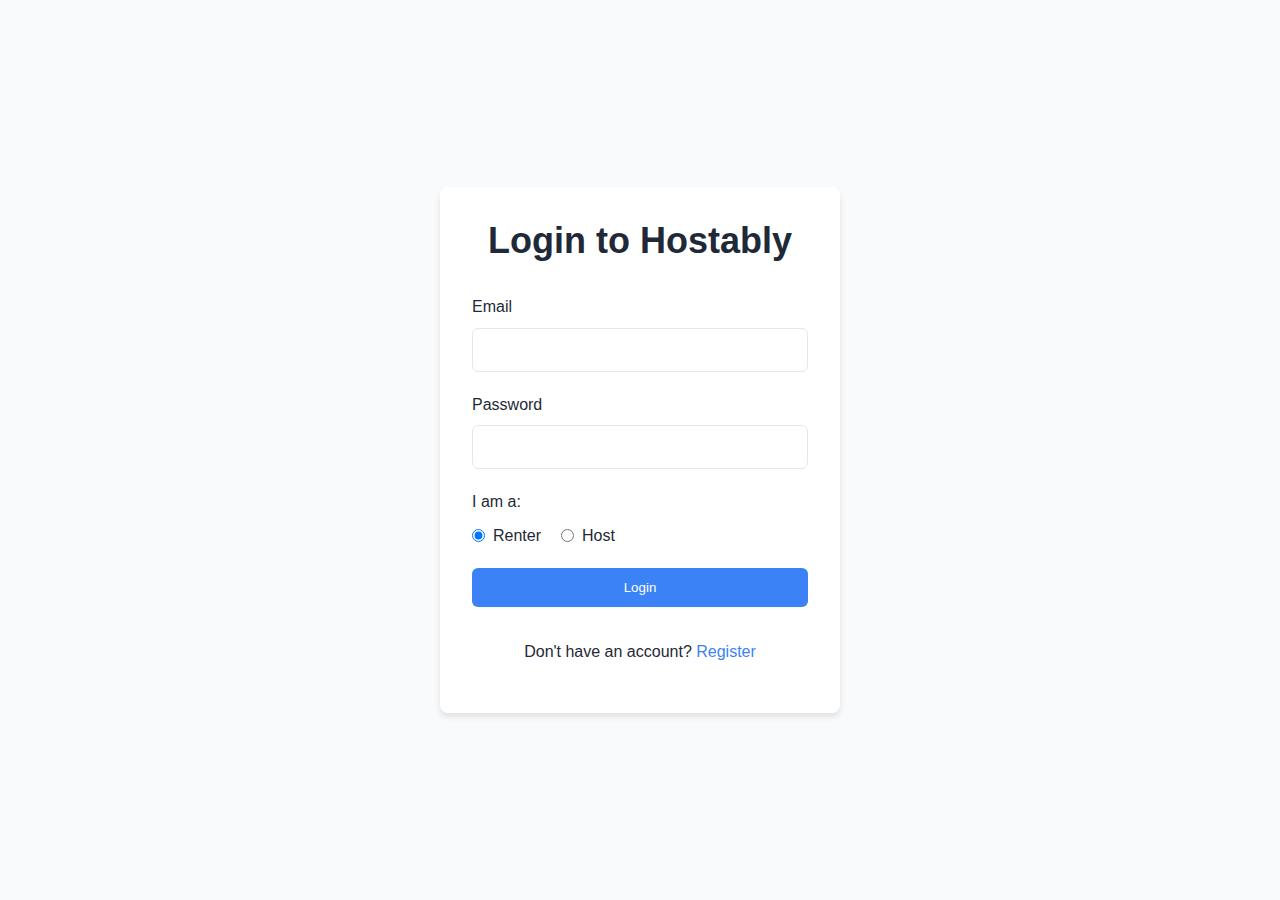
<file: add-property.html>
<!DOCTYPE html>
<html lang="en">
<head>
  <meta charset="UTF-8" />
  <meta name="viewport" content="width=device-width, initial-scale=1.0" />
  <title>Add Property - Hostably</title>
  <meta name="description" content="Add a new rental property" />
  <link rel="stylesheet" href="styles.css">
  <script src="https://cdn.gpteng.co/gptengineer.js" type="module"></script>
</head>
<body>
  <header>
    <nav class="navbar">
      <div class="container">
        <a href="index.html" class="logo">Hostably</a>
        <div class="nav-links">
          <a href="host-properties.html">My Properties</a>
          <a href="host-reservations.html">Reservations</a>
          <a href="profile.html">Profile</a>
          <a href="#" id="logout-btn">Logout</a>
        </div>
      </div>
    </nav>
  </header>

  <main>
    <div class="container">
      <h1>Add New Property</h1>
      
      <form id="add-property-form" class="add-property-form">
        <div class="form-group">
          <label for="title">Property Title</label>
          <input type="text" id="title" required>
        </div>
        
        <div class="form-group">
          <label for="location">Location</label>
          <input type="text" id="location" required>
        </div>
        
        <div class="form-group">
          <label for="description">Description</label>
          <textarea id="description" rows="5" required></textarea>
        </div>
        
        <div class="form-group">
          <label for="price">Price per Night (USD)</label>
          <input type="number" id="price" min="1" required>
        </div>
        
        <div class="form-group">
          <label for="bedrooms">Number of Bedrooms</label>
          <input type="number" id="bedrooms" min="1" required>
        </div>
        
        <div class="form-group">
          <label>Amenities</label>
          <div class="checkbox-group">
            <label>
              <input type="checkbox" name="amenities" value="wifi">
              <span>WiFi</span>
            </label>
            <label>
              <input type="checkbox" name="amenities" value="kitchen">
              <span>Kitchen</span>
            </label>
            <label>
              <input type="checkbox" name="amenities" value="parking">
              <span>Free Parking</span>
            </label>
            <label>
              <input type="checkbox" name="amenities" value="pool">
              <span>Swimming Pool</span>
            </label>
            <label>
              <input type="checkbox" name="amenities" value="ac">
              <span>Air Conditioning</span>
            </label>
          </div>
        </div>
        
        <div class="form-group">
          <label for="image">Property Image URL</label>
          <input type="text" id="image" placeholder="https://example.com/image.jpg">
        </div>
        
        <button type="submit" class="btn-primary">Add Property</button>
      </form>
    </div>
  </main>

  <footer>
    <div class="container">
      <p>&copy; 2025 Hostably. All Rights Reserved.</p>
    </div>
  </footer>

  <script src="js/add-property.js"></script>
</body>
</html>
</file>
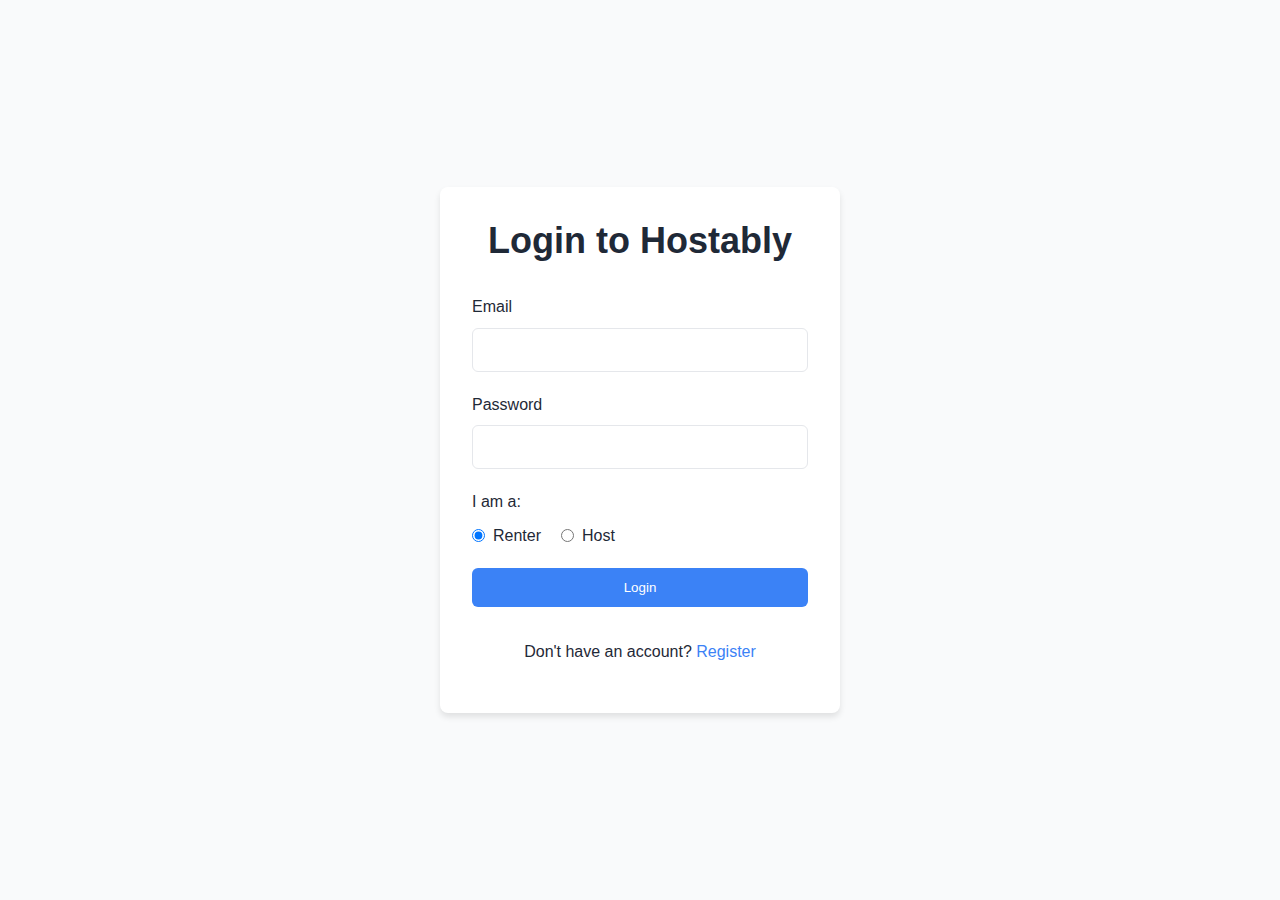
<file: host-dashboard.html>
<!DOCTYPE html>
<html lang="en">
<head>
  <meta charset="UTF-8" />
  <meta name="viewport" content="width=device-width, initial-scale=1.0" />
  <title>Host Dashboard - Hostably</title>
  <meta name="description" content="Manage your properties" />
  <link rel="stylesheet" href="styles.css">
  <script src="https://cdn.gpteng.co/gptengineer.js" type="module"></script>
</head>
<body>
  <header>
    <nav class="navbar">
      <div class="container">
        <a href="index.html" class="logo">Hostably</a>
        <div class="nav-links">
          <a href="host-properties.html">My Properties</a>
          <a href="host-reservations.html">Reservations</a>
          <a href="profile.html">Profile</a>
          <a href="#" id="logout-btn">Logout</a>
        </div>
      </div>
    </nav>
  </header>

  <main>
    <div class="container">
      <div class="dashboard-header">
        <h1>Hostably</h1>
        <h2>Host Dashboard</h2>
      </div>
      
      <div class="dashboard-actions">
        <a href="add-property.html" class="dashboard-card">
          <span>Adaugă proprietate</span>
        </a>
        
        <a href="profile.html" class="dashboard-card">
          <span>Profil utilizator</span>
        </a>
      </div>
    </div>
  </main>

  <footer>
    <div class="container">
      <p>&copy; 2025 Hostably. All Rights Reserved.</p>
    </div>
  </footer>

  <script src="js/host-dashboard.js"></script>
</body>
</html>
</file>
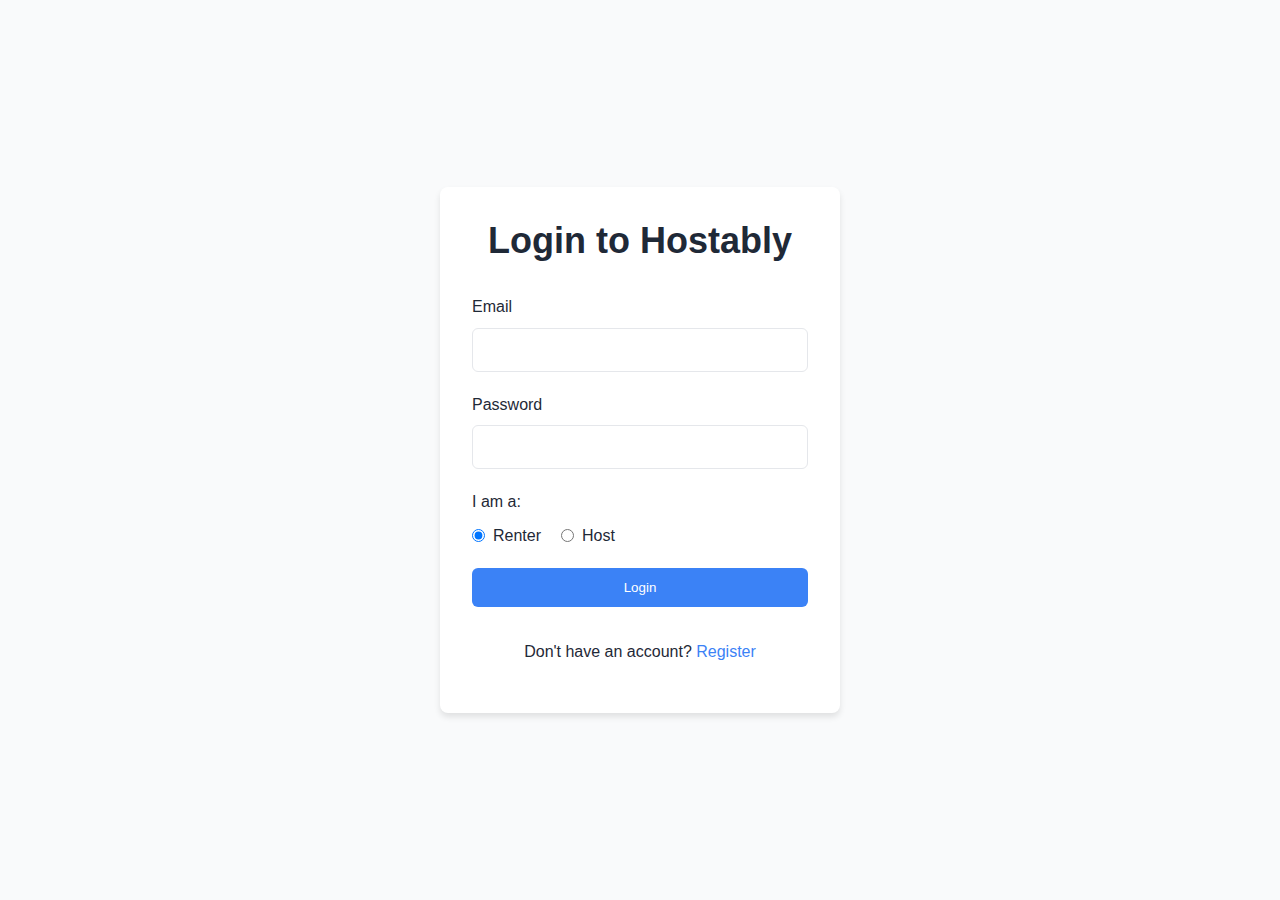
<file: host-properties.html>
<!DOCTYPE html>
<html lang="en">
<head>
  <meta charset="UTF-8" />
  <meta name="viewport" content="width=device-width, initial-scale=1.0" />
  <title>My Properties - Hostably</title>
  <meta name="description" content="Manage your rental properties" />
  <link rel="stylesheet" href="styles.css">
  <script src="https://cdn.gpteng.co/gptengineer.js" type="module"></script>
</head>
<body>
  <header>
    <nav class="navbar">
      <div class="container">
        <a href="index.html" class="logo">Hostably</a>
        <div class="nav-links">
          <a href="host-dashboard.html">Dashboard</a>
          <a href="host-properties.html" class="active">My Properties</a>
          <a href="host-reservations.html">Reservations</a>
          <a href="profile.html">Profile</a>
          <a href="#" id="logout-btn">Logout</a>
        </div>
      </div>
    </nav>
  </header>

  <main>
    <div class="container">
      <div class="flex-header">
        <h1>My Properties</h1>
        <a href="add-property.html" class="btn-add">+ Add Property</a>
      </div>
      
      <div id="properties-container" class="properties-list">
        <!-- Properties will be inserted here by JavaScript -->
      </div>
    </div>
  </main>

  <footer>
    <div class="container">
      <p>&copy; 2025 Hostably. All Rights Reserved.</p>
    </div>
  </footer>

  <script src="js/host-properties.js"></script>
</body>
</html>

<style>
.flex-header {
  display: flex;
  justify-content: space-between;
  align-items: center;
  margin-bottom: 1.5rem;
}

.btn-add {
  background-color: #10b981;
  color: white;
  padding: 0.5rem 1rem;
  border-radius: 0.375rem;
  font-weight: 500;
}

.btn-add:hover {
  background-color: #059669;
  text-decoration: none;
}

.properties-list {
  display: flex;
  flex-direction: column;
  gap: 1.5rem;
}

.property-row {
  display: flex;
  flex-direction: column;
  border: 1px solid var(--border);
  border-radius: 0.5rem;
  overflow: hidden;
  background: var(--white);
}

@media (min-width: 640px) {
  .property-row {
    flex-direction: row;
  }
  
  .property-image-container {
    width: 16rem;
    height: 12rem;
  }
}

.property-image-container {
  background-color: var(--secondary);
  display: flex;
  align-items: center;
  justify-content: center;
  height: 12rem;
}

.property-image-container img {
  width: 100%;
  height: 100%;
  object-fit: cover;
}

.property-info {
  padding: 1rem;
  flex-grow: 1;
}

.property-actions {
  display: flex;
  justify-content: flex-end;
  margin-top: 1rem;
}

.btn-edit {
  border: 1px solid var(--border);
  padding: 0.375rem 1rem;
  border-radius: 0.375rem;
  color: var(--text-secondary);
}

.btn-edit:hover {
  background-color: var(--bg-light);
  text-decoration: none;
}
</style>
</file>
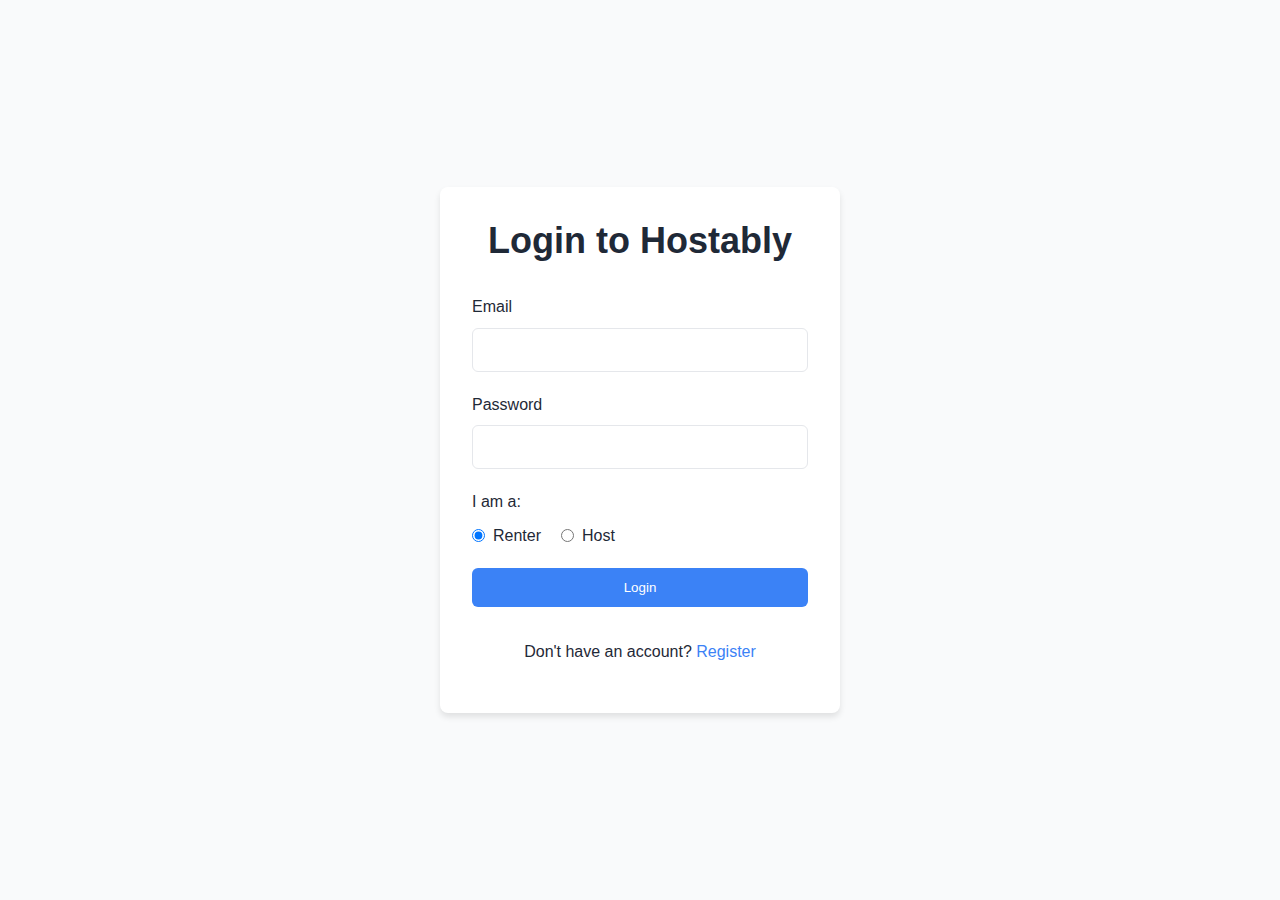
<file: host-reservations.html>
<!DOCTYPE html>
<html lang="en">
<head>
  <meta charset="UTF-8" />
  <meta name="viewport" content="width=device-width, initial-scale=1.0" />
  <title>Reservations - Hostably</title>
  <meta name="description" content="View and manage your property reservations" />
  <link rel="stylesheet" href="styles.css">
  <script src="https://cdn.gpteng.co/gptengineer.js" type="module"></script>
</head>
<body>
  <header>
    <nav class="navbar">
      <div class="container">
        <a href="index.html" class="logo">Hostably</a>
        <div class="nav-links">
          <a href="host-dashboard.html">Dashboard</a>
          <a href="host-properties.html">My Properties</a>
          <a href="host-reservations.html" class="active">Reservations</a>
          <a href="profile.html">Profile</a>
          <a href="#" id="logout-btn">Logout</a>
        </div>
      </div>
    </nav>
  </header>

  <main>
    <div class="container">
      <h1>Rezervări primite</h1>
      
      <div id="reservations-container" class="reservations-list">
        <!-- Reservations will be inserted here by JavaScript -->
      </div>
    </div>
  </main>

  <footer>
    <div class="container">
      <p>&copy; 2025 Hostably. All Rights Reserved.</p>
    </div>
  </footer>

  <script src="js/host-reservations.js"></script>
</body>
</html>

<style>
.reservations-list {
  display: flex;
  flex-direction: column;
  gap: 1.5rem;
  margin-top: 2rem;
}

.reservation-card {
  display: flex;
  flex-direction: column;
  border: 1px solid var(--border);
  border-radius: 0.5rem;
  overflow: hidden;
  background: var(--white);
}

@media (min-width: 640px) {
  .reservation-card {
    flex-direction: row;
  }
  
  .reservation-image {
    width: 12rem;
    height: 8rem;
  }
}

.reservation-image {
  background-color: var(--secondary);
  display: flex;
  align-items: center;
  justify-content: center;
  height: 8rem;
}

.reservation-image img {
  width: 100%;
  height: 100%;
  object-fit: cover;
}

.reservation-info {
  padding: 1rem;
  flex-grow: 1;
}

.reservation-dates {
  margin-top: 0.5rem;
  color: var(--text-secondary);
}

.reservation-guest {
  margin-top: 0.5rem;
  font-weight: 500;
}

.reservation-price {
  margin-top: 1rem;
  font-weight: 600;
}
</style>
</file>
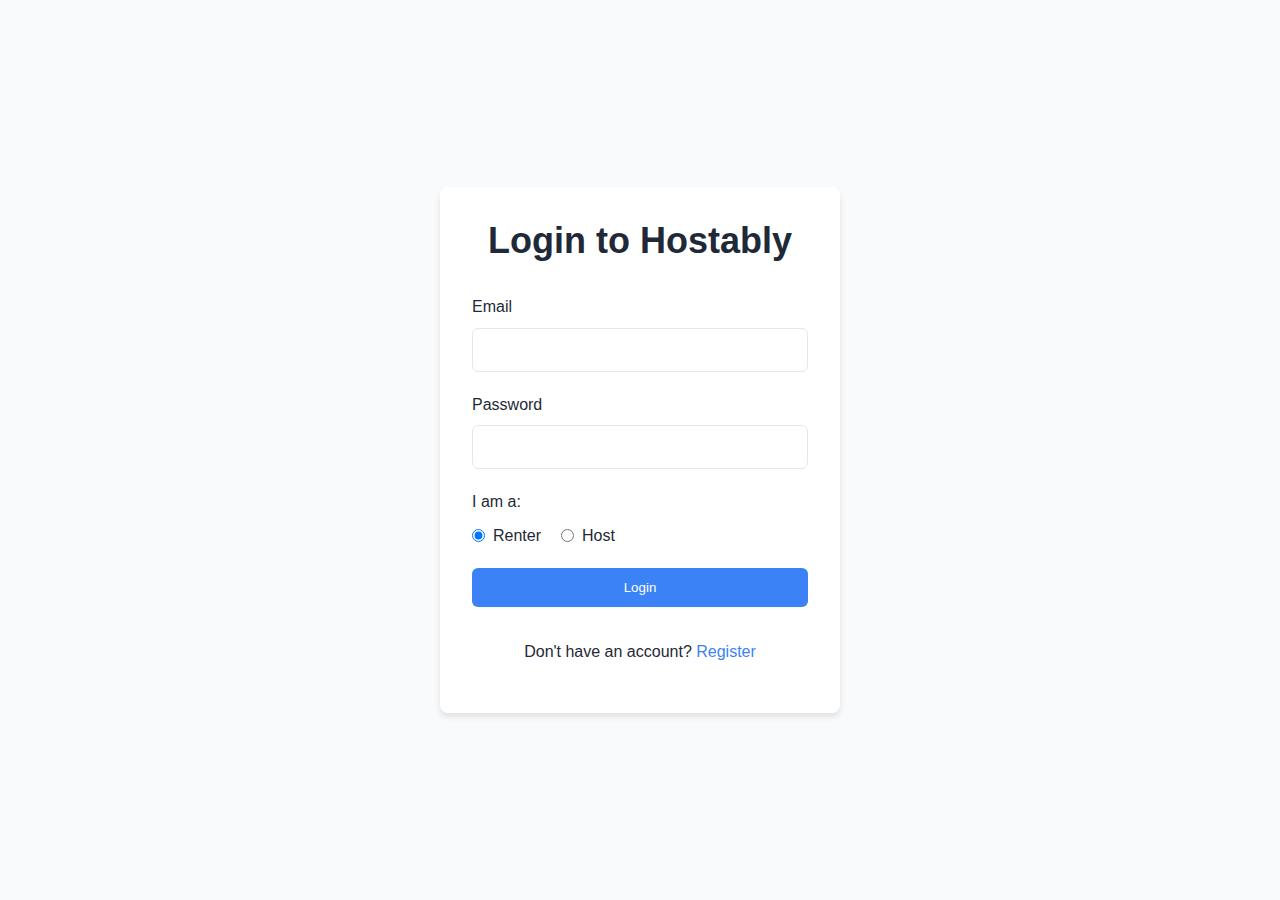
<file: login.html>
<!DOCTYPE html>
<html lang="en">
<head>
  <meta charset="UTF-8" />
  <meta name="viewport" content="width=device-width, initial-scale=1.0" />
  <title>Login - Hostably</title>
  <meta name="description" content="Login to your Hostably account" />
  <link rel="stylesheet" href="styles.css">
  <script src="https://cdn.gpteng.co/gptengineer.js" type="module"></script>
</head>
<body>
  <main class="auth-page">
    <div class="auth-container">
      <h1>Login to Hostably</h1>
      
      <div class="error-message" id="error-message" style="display: none;"></div>
      
      <form id="login-form">
        <div class="form-group">
          <label for="email">Email</label>
          <input type="email" id="email" required>
        </div>
        
        <div class="form-group">
          <label for="password">Password</label>
          <input type="password" id="password" required>
        </div>
        
        <div class="form-group">
          <label>I am a:</label>
          <div class="radio-group">
            <label>
              <input type="radio" name="user-type" value="renter" checked>
              <span>Renter</span>
            </label>
            
            <label>
              <input type="radio" name="user-type" value="host">
              <span>Host</span>
            </label>
          </div>
        </div>
        
        <button type="submit" class="btn-primary">Login</button>
      </form>
      
      <div class="auth-footer">
        <p>Don't have an account? <a href="register.html">Register</a></p>
      </div>
    </div>
  </main>

  <script src="js/login.js"></script>
</body>
</html>
</file>
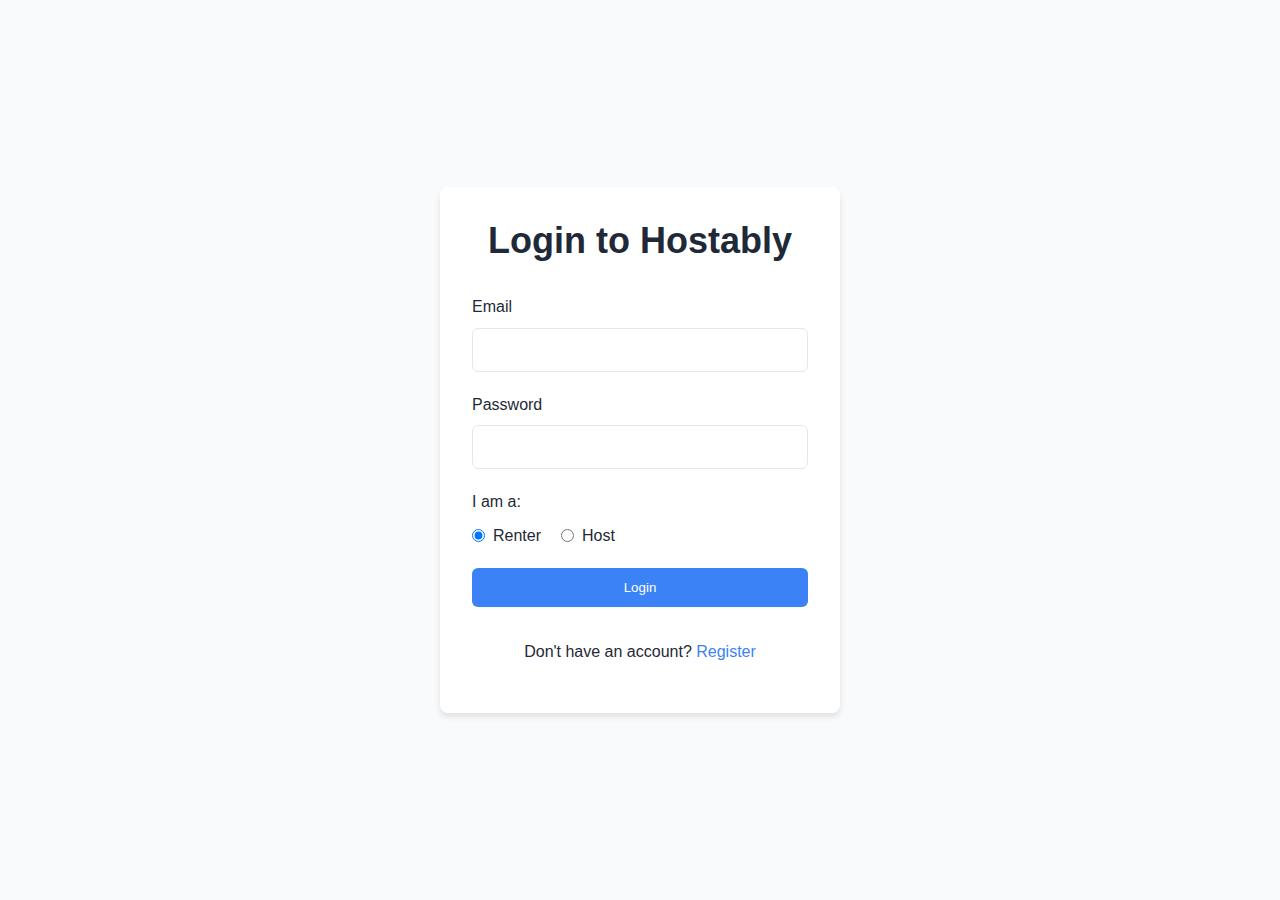
<file: profile.html>
<!DOCTYPE html>
<html lang="en">
<head>
  <meta charset="UTF-8" />
  <meta name="viewport" content="width=device-width, initial-scale=1.0" />
  <title>Profile - Hostably</title>
  <meta name="description" content="Your user profile" />
  <link rel="stylesheet" href="styles.css">
  <script src="https://cdn.gpteng.co/gptengineer.js" type="module"></script>
</head>
<body>
  <header>
    <nav class="navbar">
      <div class="container">
        <a href="index.html" class="logo">Hostably</a>
        <div class="nav-links" id="nav-links">
          <!-- Navigation links will be inserted by JavaScript based on user type -->
        </div>
      </div>
    </nav>
  </header>

  <main>
    <div class="container">
      <div class="profile-container">
        <h1>Profilul meu</h1>
        
        <div class="profile-details">
          <!-- Profile information will be inserted here by JavaScript -->
        </div>
        
        <div class="profile-actions">
          <a href="#" id="view-properties-btn" class="btn-primary">Vezi proprietățile mele</a>
          <a href="#" id="view-reservations-btn" class="btn-outline">Vezi rezervările primite</a>
        </div>
      </div>
    </div>
  </main>

  <footer>
    <div class="container">
      <p>&copy; 2025 Hostably. All Rights Reserved.</p>
    </div>
  </footer>

  <script src="js/profile.js"></script>
</body>
</html>
</file>
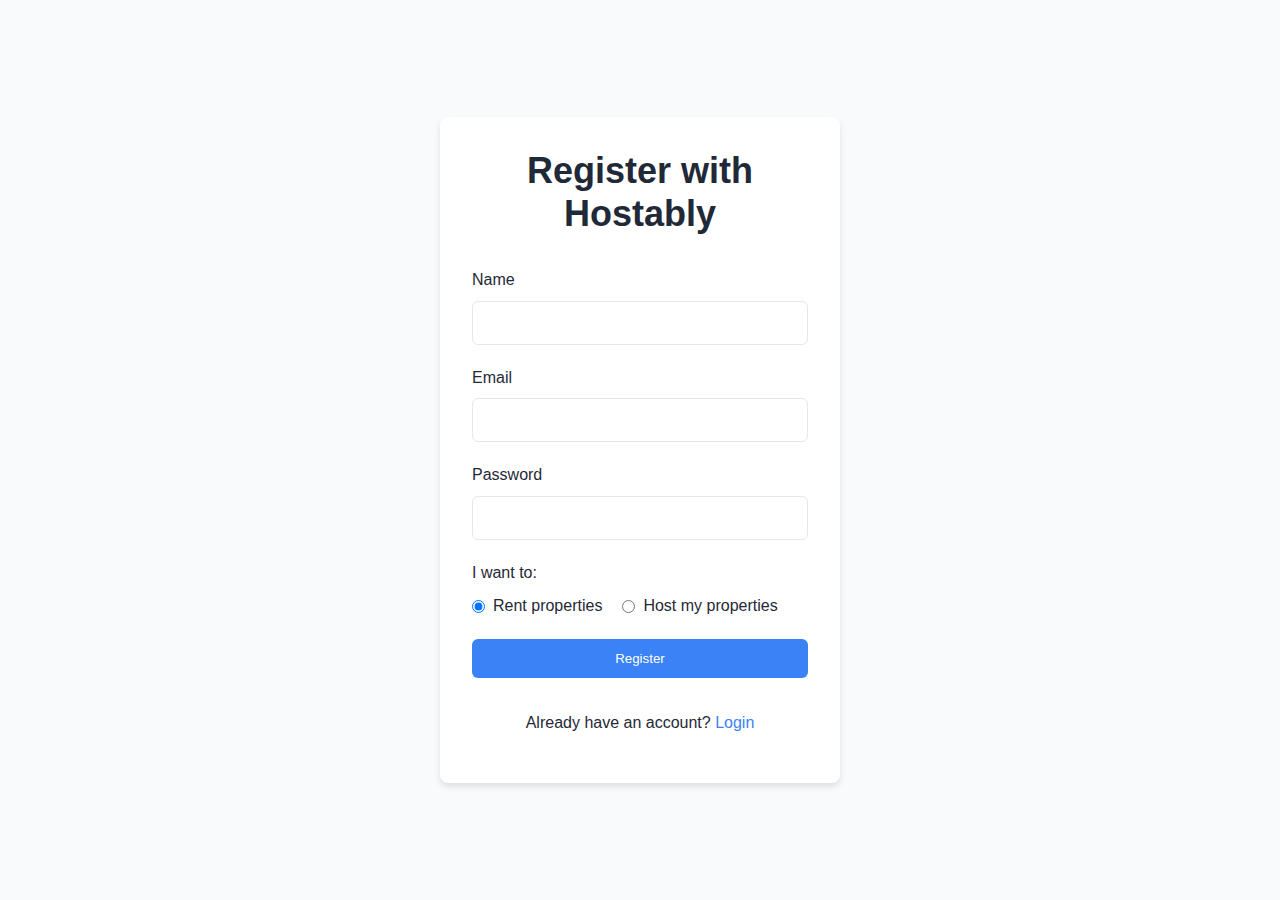
<file: register.html>
<!DOCTYPE html>
<html lang="en">
<head>
  <meta charset="UTF-8" />
  <meta name="viewport" content="width=device-width, initial-scale=1.0" />
  <title>Register - Hostably</title>
  <meta name="description" content="Create a Hostably account" />
  <link rel="stylesheet" href="styles.css">
  <script src="https://cdn.gpteng.co/gptengineer.js" type="module"></script>
</head>
<body>
  <main class="auth-page">
    <div class="auth-container">
      <h1>Register with Hostably</h1>
      
      <div class="error-message" id="error-message" style="display: none;"></div>
      
      <form id="register-form">
        <div class="form-group">
          <label for="name">Name</label>
          <input type="text" id="name" required>
        </div>
        
        <div class="form-group">
          <label for="email">Email</label>
          <input type="email" id="email" required>
        </div>
        
        <div class="form-group">
          <label for="password">Password</label>
          <input type="password" id="password" required>
        </div>
        
        <div class="form-group">
          <label>I want to:</label>
          <div class="radio-group">
            <label>
              <input type="radio" name="user-type" value="renter" checked>
              <span>Rent properties</span>
            </label>
            
            <label>
              <input type="radio" name="user-type" value="host">
              <span>Host my properties</span>
            </label>
          </div>
        </div>
        
        <button type="submit" class="btn-primary">Register</button>
      </form>
      
      <div class="auth-footer">
        <p>Already have an account? <a href="login.html">Login</a></p>
      </div>
    </div>
  </main>

  <script src="js/register.js"></script>
</body>
</html>
</file>
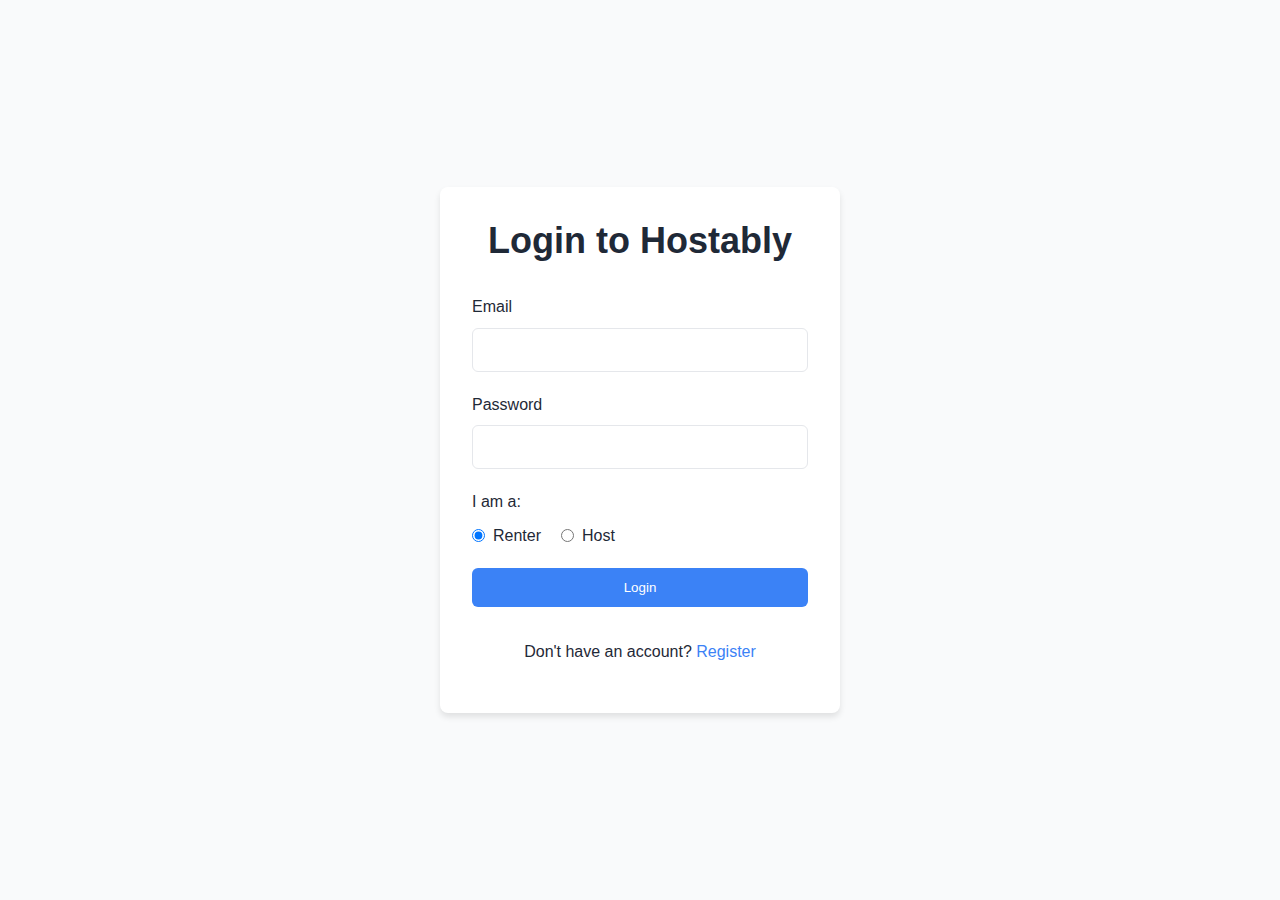
<file: renter-reservations.html>
<!DOCTYPE html>
<html lang="en">
<head>
  <meta charset="UTF-8" />
  <meta name="viewport" content="width=device-width, initial-scale=1.0" />
  <title>My Reservations - Hostably</title>
  <meta name="description" content="View your property reservations" />
  <link rel="stylesheet" href="styles.css">
  <script src="https://cdn.gpteng.co/gptengineer.js" type="module"></script>
</head>
<body>
  <header>
    <nav class="navbar">
      <div class="container">
        <a href="index.html" class="logo">Hostably</a>
        <div class="nav-links">
          <a href="properties.html">Properties</a>
          <a href="renter-reservations.html" class="active">My Reservations</a>
          <a href="profile.html">Profile</a>
          <a href="#" id="logout-btn">Logout</a>
        </div>
      </div>
    </nav>
  </header>

  <main>
    <div class="container">
      <h1>Rezervările tale</h1>
      
      <div id="reservations-container" class="reservations-list">
        <!-- Reservations will be inserted here by JavaScript -->
      </div>
    </div>
  </main>

  <footer>
    <div class="container">
      <p>&copy; 2025 Hostably. All Rights Reserved.</p>
    </div>
  </footer>

  <script src="js/renter-reservations.js"></script>
</body>
</html>

<style>
.reservations-list {
  display: flex;
  flex-direction: column;
  gap: 1.5rem;
  margin-top: 2rem;
}

.reservation-card {
  display: flex;
  flex-direction: column;
  border: 1px solid var(--border);
  border-radius: 0.5rem;
  overflow: hidden;
  background: var(--white);
}

@media (min-width: 640px) {
  .reservation-card {
    flex-direction: row;
  }
  
  .reservation-image {
    width: 12rem;
    height: 8rem;
  }
}

.reservation-image {
  background-color: var(--secondary);
  display: flex;
  align-items: center;
  justify-content: center;
  height: 8rem;
}

.reservation-image img {
  width: 100%;
  height: 100%;
  object-fit: cover;
}

.reservation-info {
  padding: 1rem;
  flex-grow: 1;
}

.reservation-dates {
  margin-top: 0.5rem;
  color: var(--text-secondary);
}

.reservation-price {
  margin-top: 1rem;
  font-weight: 600;
}

.reservation-actions {
  display: flex;
  justify-content: flex-end;
  margin-top: 1rem;
}

.write-review-btn {
  display: inline-block;
  background-color: transparent;
  color: var(--primary);
  padding: 0.5rem 1rem;
  border: 1px solid var(--primary);
  border-radius: 0.375rem;
  font-size: 0.875rem;
  font-weight: 500;
  cursor: pointer;
  transition: background-color 0.2s;
}

.write-review-btn:hover {
  background-color: rgba(59, 130, 246, 0.05);
  text-decoration: none;
}
</style>
</file>
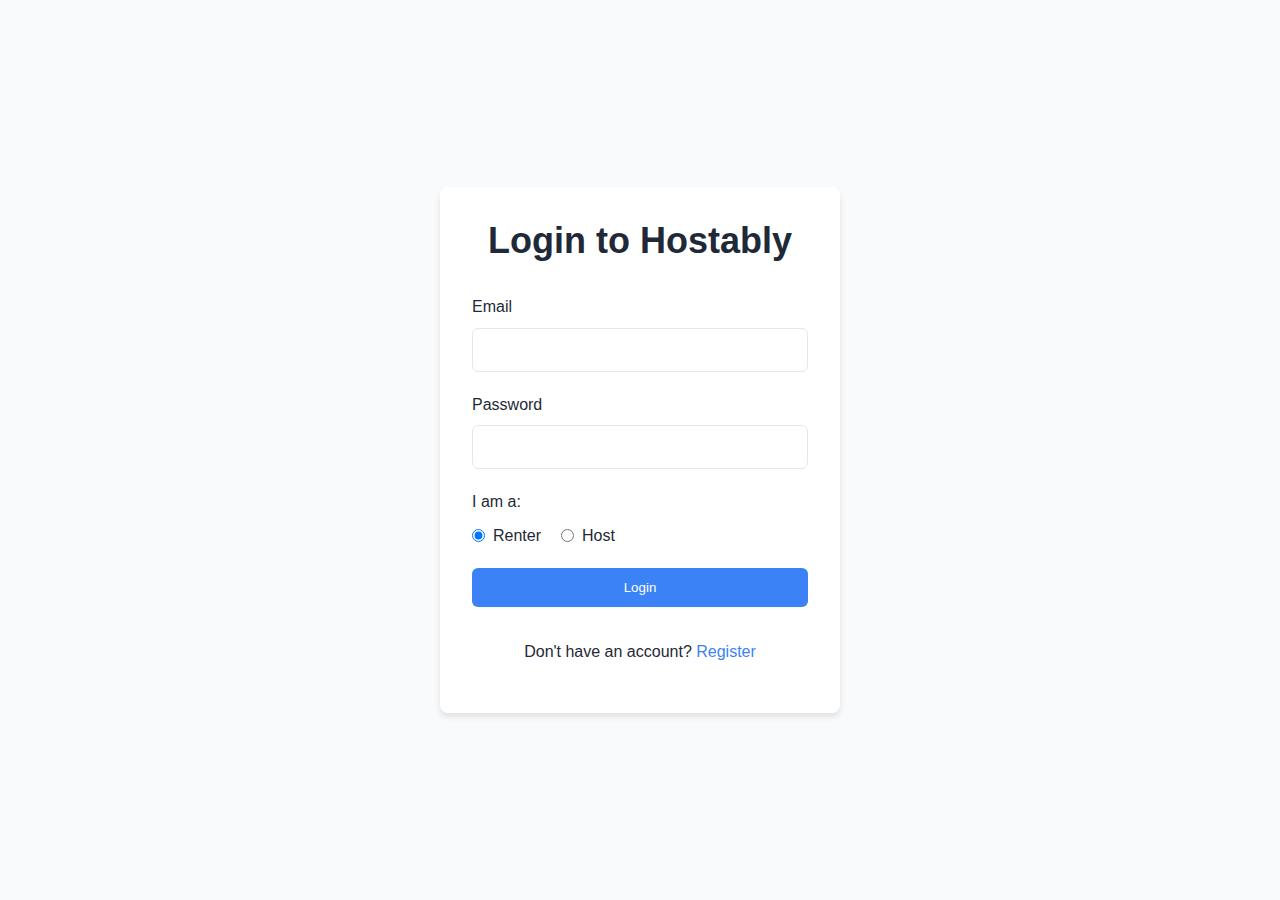
<file: write-review.html>
<!DOCTYPE html>
<html lang="en">
<head>
  <meta charset="UTF-8" />
  <meta name="viewport" content="width=device-width, initial-scale=1.0" />
  <title>Write Review - Hostably</title>
  <meta name="description" content="Leave a review for a property" />
  <link rel="stylesheet" href="styles.css">
  <script src="https://cdn.gpteng.co/gptengineer.js" type="module"></script>
</head>
<body>
  <header>
    <nav class="navbar">
      <div class="container">
        <a href="index.html" class="logo">Hostably</a>
        <div class="nav-links" id="nav-links">
          <!-- Navigation links will be inserted by JavaScript based on user type -->
        </div>
      </div>
    </nav>
  </header>

  <main>
    <div class="container">
      <div class="review-container">
        <h1>Scrie un review</h1>
        <h2 id="property-title">Property Name</h2>
        
        <form id="review-form">
          <div class="rating-container">
            <div class="stars">
              <span class="star" data-rating="1">★</span>
              <span class="star" data-rating="2">★</span>
              <span class="star" data-rating="3">★</span>
              <span class="star" data-rating="4">★</span>
              <span class="star" data-rating="5">★</span>
            </div>
          </div>
          
          <div class="form-group">
            <textarea id="review-comment" placeholder="Adaugă un comentariu" rows="5"></textarea>
          </div>
          
          <button type="submit" class="btn-primary">Trimite review</button>
        </form>
      </div>
    </div>
  </main>

  <footer>
    <div class="container">
      <p>&copy; 2025 Hostably. All Rights Reserved.</p>
    </div>
  </footer>

  <script src="js/write-review.js"></script>
</body>
</html>
</file>
<file: styles.css>
/* Base styles */
:root {
  --primary: #3b82f6;
  --primary-hover: #2563eb;
  --secondary: #f3f4f6;
  --text-primary: #1f2937;
  --text-secondary: #4b5563;
  --text-light: #9ca3af;
  --border: #e5e7eb;
  --bg-light: #f9fafb;
  --white: #ffffff;
  --error: #ef4444;
  --success: #10b981;
}

* {
  margin: 0;
  padding: 0;
  box-sizing: border-box;
}

body {
  font-family: -apple-system, BlinkMacSystemFont, "Segoe UI", Roboto, Oxygen, Ubuntu, Cantarell, "Open Sans", "Helvetica Neue", sans-serif;
  line-height: 1.6;
  color: var(--text-primary);
  background-color: var(--bg-light);
}

.container {
  max-width: 1200px;
  margin: 0 auto;
  padding: 0 1rem;
}

a {
  text-decoration: none;
  color: var(--primary);
}

a:hover {
  text-decoration: underline;
}

h1, h2, h3, h4, h5, h6 {
  margin-bottom: 1rem;
  font-weight: 600;
  line-height: 1.2;
}

h1 {
  font-size: 2.25rem;
}

h2 {
  font-size: 1.5rem;
}

p {
  margin-bottom: 1rem;
}

/* Utility Classes */
.text-center {
  text-align: center;
}

.mb-6 {
  margin-bottom: 1.5rem;
}

.mb-4 {
  margin-bottom: 1rem;
}

.mt-4 {
  margin-top: 1rem;
}

.mt-8 {
  margin-top: 2rem;
}

/* Navigation */
.navbar {
  background-color: var(--white);
  padding: 1rem 0;
  box-shadow: 0 2px 4px rgba(0, 0, 0, 0.05);
}

.navbar .container {
  display: flex;
  justify-content: space-between;
  align-items: center;
}

.logo {
  font-size: 1.5rem;
  font-weight: 700;
  color: var(--primary);
}

.logo:hover {
  text-decoration: none;
}

.nav-links {
  display: flex;
  gap: 1.5rem;
}

.nav-links a {
  color: var(--text-secondary);
  transition: color 0.2s;
}

.nav-links a:hover,
.nav-links a.active {
  color: var(--primary);
  text-decoration: none;
}

/* Footer */
footer {
  background-color: var(--white);
  padding: 1.5rem 0;
  text-align: center;
  color: var(--text-secondary);
  margin-top: 3rem;
  border-top: 1px solid var(--border);
}

/* Buttons */
.btn-primary {
  display: inline-block;
  background-color: var(--primary);
  color: white;
  padding: 0.75rem 1.5rem;
  border: none;
  border-radius: 0.375rem;
  font-weight: 500;
  cursor: pointer;
  transition: background-color 0.2s;
  text-align: center;
  width: 100%;
}

.btn-primary:hover {
  background-color: var(--primary-hover);
  text-decoration: none;
}

.btn-outline {
  display: inline-block;
  background-color: transparent;
  color: var(--primary);
  padding: 0.75rem 1.5rem;
  border: 1px solid var(--primary);
  border-radius: 0.375rem;
  font-weight: 500;
  cursor: pointer;
  transition: background-color 0.2s;
  text-align: center;
}

.btn-outline:hover {
  background-color: rgba(59, 130, 246, 0.05);
  text-decoration: none;
}

.view-button {
  display: inline-block;
  background-color: transparent;
  color: var(--primary);
  padding: 0.5rem 1rem;
  border: 1px solid var(--primary);
  border-radius: 0.25rem;
  font-size: 0.875rem;
  font-weight: 500;
  cursor: pointer;
  transition: background-color 0.2s;
}

.view-button:hover {
  background-color: rgba(59, 130, 246, 0.05);
  text-decoration: none;
}

/* Search Bar */
.search-bar {
  margin: 1.5rem 0;
  width: 100%;
}

.search-bar form {
  display: flex;
  width: 100%;
}

.search-bar input {
  flex-grow: 1;
  padding: 0.75rem 1rem;
  border: 1px solid var(--border);
  border-radius: 0.375rem 0 0 0.375rem;
  font-size: 1rem;
}

.search-bar button {
  padding: 0.75rem 1.5rem;
  background-color: var(--primary);
  color: white;
  border: none;
  border-radius: 0 0.375rem 0.375rem 0;
  cursor: pointer;
  transition: background-color 0.2s;
}

.search-bar button:hover {
  background-color: var(--primary-hover);
}

/* Hero Section */
.hero {
  text-align: center;
  padding: 2rem 0;
  margin-bottom: 2rem;
}

/* Property Grid */
.property-grid {
  display: grid;
  grid-template-columns: repeat(auto-fill, minmax(300px, 1fr));
  gap: 1.5rem;
  margin-top: 2rem;
}

.property-card {
  border: 1px solid var(--border);
  border-radius: 0.5rem;
  overflow: hidden;
  background: var(--white);
  box-shadow: 0 2px 4px rgba(0, 0, 0, 0.05);
  transition: box-shadow 0.2s;
}

.property-card:hover {
  box-shadow: 0 4px 6px rgba(0, 0, 0, 0.1);
}

.property-image {
  height: 200px;
  background-color: var(--secondary);
  display: flex;
  align-items: center;
  justify-content: center;
}

.property-image img {
  width: 100%;
  height: 100%;
  object-fit: cover;
}

.property-content {
  padding: 1.25rem;
}

.location {
  color: var(--text-secondary);
  margin-bottom: 0.5rem;
}

.price {
  font-weight: 600;
  margin-bottom: 1rem;
}

/* Forms */
.form-group {
  margin-bottom: 1.25rem;
}

label {
  display: block;
  margin-bottom: 0.5rem;
  font-weight: 500;
}

input[type="text"],
input[type="email"],
input[type="password"],
input[type="date"],
input[type="number"],
textarea,
select {
  width: 100%;
  padding: 0.75rem;
  border: 1px solid var(--border);
  border-radius: 0.375rem;
  font-size: 1rem;
  background-color: var(--white);
}

input[type="text"]:focus,
input[type="email"]:focus,
input[type="password"]:focus,
input[type="date"]:focus,
input[type="number"]:focus,
textarea:focus,
select:focus {
  outline: none;
  border-color: var(--primary);
  box-shadow: 0 0 0 3px rgba(59, 130, 246, 0.1);
}

.radio-group,
.checkbox-group {
  display: flex;
  gap: 1.25rem;
  flex-wrap: wrap;
}

.radio-group label,
.checkbox-group label {
  display: flex;
  align-items: center;
  margin: 0;
  cursor: pointer;
}

.radio-group input,
.checkbox-group input {
  margin-right: 0.5rem;
  width: auto;
}

/* Auth Pages */
.auth-page {
  min-height: 100vh;
  display: flex;
  align-items: center;
  justify-content: center;
  padding: 2rem 1rem;
  background-color: var(--bg-light);
}

.auth-container {
  width: 100%;
  max-width: 400px;
  background-color: var(--white);
  padding: 2rem;
  border-radius: 0.5rem;
  box-shadow: 0 4px 6px rgba(0, 0, 0, 0.1);
}

.auth-container h1 {
  text-align: center;
  margin-bottom: 2rem;
}

.auth-footer {
  margin-top: 2rem;
  text-align: center;
}

.error-message {
  background-color: rgba(239, 68, 68, 0.1);
  color: var(--error);
  padding: 0.75rem;
  border-radius: 0.375rem;
  margin-bottom: 1.25rem;
}

/* Dashboard */
.dashboard-header {
  text-align: center;
  margin-bottom: 2rem;
}

.dashboard-actions {
  display: flex;
  flex-wrap: wrap;
  gap: 1.25rem;
  justify-content: center;
  max-width: 500px;
  margin: 0 auto;
}

.dashboard-card {
  background-color: var(--white);
  border: 1px solid var(--border);
  border-radius: 0.5rem;
  padding: 1.5rem;
  width: 100%;
  text-align: center;
  cursor: pointer;
  transition: transform 0.2s, box-shadow 0.2s;
  display: flex;
  justify-content: center;
  align-items: center;
  color: var(--text-primary);
}

.dashboard-card:hover {
  transform: translateY(-2px);
  box-shadow: 0 4px 6px rgba(0, 0, 0, 0.1);
  text-decoration: none;
}

/* Profile */
.profile-container {
  max-width: 500px;
  margin: 0 auto;
  background-color: var(--white);
  border-radius: 0.5rem;
  padding: 2rem;
  box-shadow: 0 2px 4px rgba(0, 0, 0, 0.05);
}

.profile-details {
  margin-bottom: 2rem;
}

.profile-details div {
  display: flex;
  margin-bottom: 0.75rem;
}

.profile-details .label {
  width: 6rem;
  font-weight: 500;
  color: var(--text-secondary);
}

.profile-actions {
  display: flex;
  flex-direction: column;
  gap: 1rem;
}

/* Property Details */
.property-details {
  background-color: var(--white);
  border-radius: 0.5rem;
  padding: 2rem;
  box-shadow: 0 2px 4px rgba(0, 0, 0, 0.05);
  margin-bottom: 2rem;
}

.property-details img {
  width: 100%;
  max-height: 400px;
  object-fit: cover;
  border-radius: 0.375rem;
  margin-bottom: 1.5rem;
}

.property-details h1 {
  margin-bottom: 0.5rem;
}

.property-details .location {
  color: var(--text-secondary);
  margin-bottom: 1rem;
}

.property-details .price {
  font-size: 1.25rem;
  font-weight: 600;
  margin-bottom: 1.25rem;
}

.property-details .amenities {
  display: flex;
  flex-wrap: wrap;
  gap: 0.75rem;
  margin-top: 1.5rem;
}

.property-details .amenities span {
  background-color: var(--secondary);
  padding: 0.375rem 0.75rem;
  border-radius: 1rem;
  font-size: 0.875rem;
}

.booking-form {
  background-color: var(--white);
  border-radius: 0.5rem;
  padding: 2rem;
  box-shadow: 0 2px 4px rgba(0, 0, 0, 0.05);
  margin-bottom: 2rem;
}

.booking-summary {
  background-color: var(--secondary);
  padding: 1rem;
  border-radius: 0.375rem;
  margin-bottom: 1.25rem;
}

.reviews-section {
  background-color: var(--white);
  border-radius: 0.5rem;
  padding: 2rem;
  box-shadow: 0 2px 4px rgba(0, 0, 0, 0.05);
}

.reviews-list {
  margin-bottom: 1.5rem;
}

.review {
  border-bottom: 1px solid var(--border);
  padding-bottom: 1.25rem;
  margin-bottom: 1.25rem;
}

.review:last-child {
  border-bottom: none;
  padding-bottom: 0;
  margin-bottom: 0;
}

.review-header {
  display: flex;
  justify-content: space-between;
  margin-bottom: 0.5rem;
}

.review-user {
  font-weight: 500;
}

.review-date {
  color: var(--text-light);
  font-size: 0.875rem;
}

.review-rating {
  margin-bottom: 0.5rem;
  color: gold;
}

/* Write Review */
.review-container {
  max-width: 600px;
  margin: 0 auto;
  background-color: var(--white);
  border-radius: 0.5rem;
  padding: 2rem;
  box-shadow: 0 2px 4px rgba(0, 0, 0, 0.05);
  text-align: center;
}

.rating-container {
  margin: 1.5rem 0;
}

.stars {
  display: flex;
  justify-content: center;
  gap: 0.5rem;
  font-size: 2rem;
}

.star {
  cursor: pointer;
  color: #d1d5db;
  transition: color 0.2s;
}

.star.active {
  color: gold;
}

/* Media queries */
@media (min-width: 768px) {
  .profile-actions {
    flex-direction: row;
  }
  
  .profile-actions a {
    flex: 1;
  }
}

@media (max-width: 767px) {
  .property-grid {
    grid-template-columns: 1fr;
  }
  
  .search-bar form {
    flex-direction: column;
  }
  
  .search-bar input {
    border-radius: 0.375rem 0.375rem 0 0;
  }
  
  .search-bar button {
    border-radius: 0 0 0.375rem 0.375rem;
  }
}
</file>
